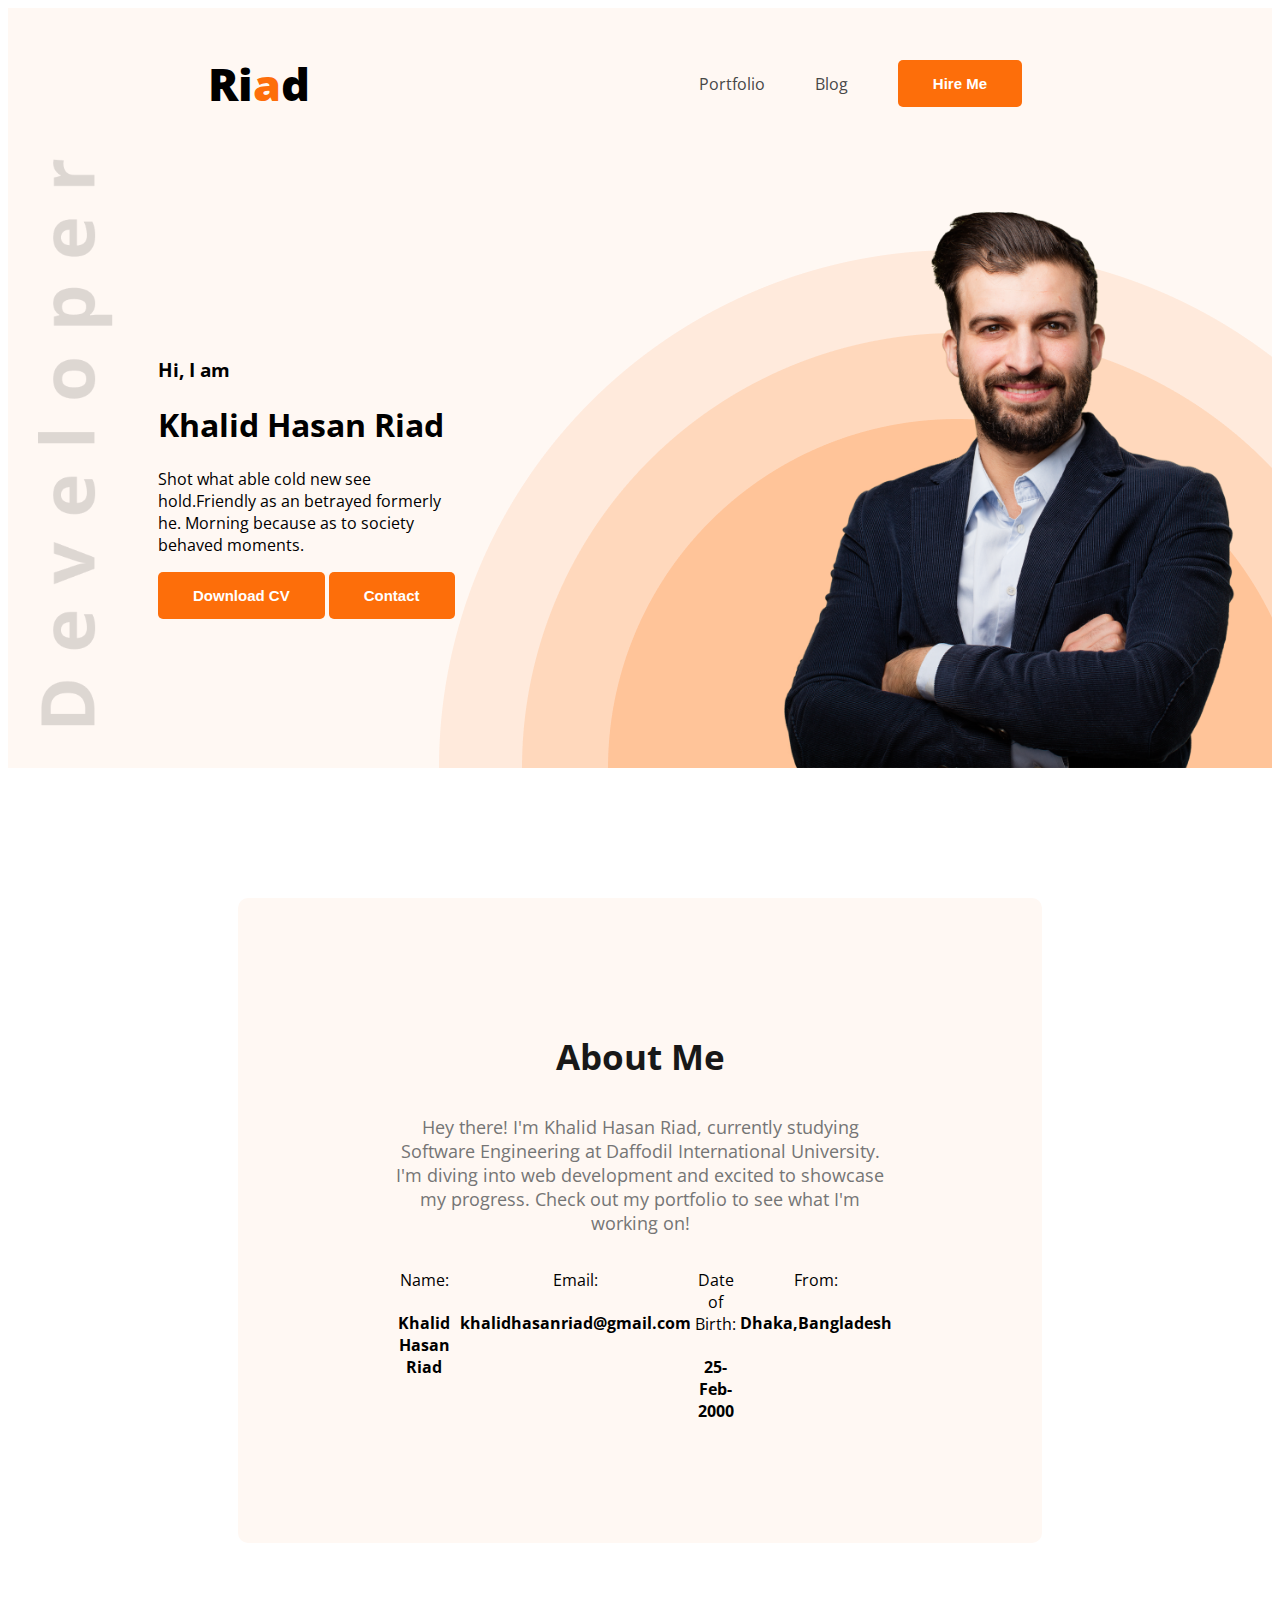
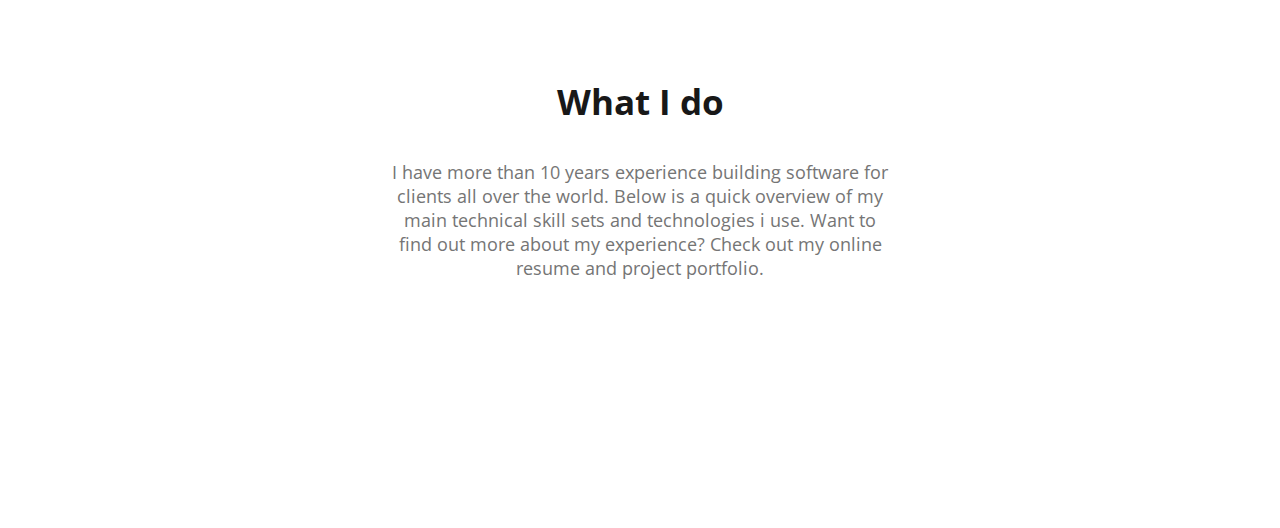
<file: P1- portfolio website/index.html>
<!DOCTYPE html>
<html lang="en">
<head>
    <meta charset="UTF-8">
    <meta name="viewport" content="width=device-width, initial-scale=1.0">
    <title>Portfolio Website</title>

    <link rel="preconnect" href="https://fonts.googleapis.com">
<link rel="preconnect" href="https://fonts.gstatic.com" crossorigin>
<link href="https://fonts.googleapis.com/css2?family=Open+Sans:ital,wght@0,300..800;1,300..800&display=swap" rel="stylesheet">


    <link rel="stylesheet" href="styles/portfolio.css">
</head>
<body>

    <header class="header">

        <nav>

            <h3 class="nav-title">Ri<span class="primary-text">a</span>d</h3>
            <ul>
                <li> <a href="">Portfolio</a></li>
                <li><a href="">Blog</a></li>
                <li> <button class="primary-btn">Hire Me</button></li>
            </ul>

        </nav>

        <div class="banner">
            <div class="banner-content">
                <h3 class="banner-greeting">Hi, I  am</h3>
                <h1 class="banner-title">Khalid Hasan Riad</h1>
                <p>Shot what able cold new see hold.Friendly as an betrayed formerly he. Morning because as to society behaved moments.</p>
                <button class="primary-btn">Download CV</button>
                <button class="primary-btn">Contact</button>
            </div>
            <img class="profile-picture" src="images/hardy.png" alt="profile picture">

            
        </div>

        
    </header>

    <main>

        <section class="about">
            <h3 class="section-title">About Me</h3>
            <p class="section-description">Hey there! I'm Khalid Hasan Riad, currently studying Software Engineering at Daffodil International University. I'm diving into web development and excited to showcase my progress. Check out my portfolio to see what I'm working on!

            </p>

            <div class="about-info-container">
               <div class="about-info">
                <p class="info-title">Name:</p>
                <h4 class="info-data">Khalid Hasan Riad</h4>
               </div>
               <div class="about-info">
                <p class="info-title">Email:</p>
                <h4 class="info-data">khalidhasanriad@gmail.com</h4>
               </div>
               <div class="about-info">
                <p class="info-title">Date of Birth:</p>
                <h4 class="info-data"> 25-Feb-2000</h4>
               </div>
               <div class="about-info">
                <p class="info-title">From:</p>
                <h4 class="info-data">Dhaka,Bangladesh</h4>
               </div>
                </div>
            </div>
        </section>


        <section class="what-i-do">

            <h3 class="section-title">What I do</h3>
            <p class="section-description">
                I have more than 10 years experience building software for clients all over the world. Below is a quick overview of my main technical skill sets and technologies i use. Want to find out more about my experience? Check out my online resume and project portfolio.
            </p>

        </section>

    </main>

    <footer>

    </footer>
    
</body>
</html>
</file>
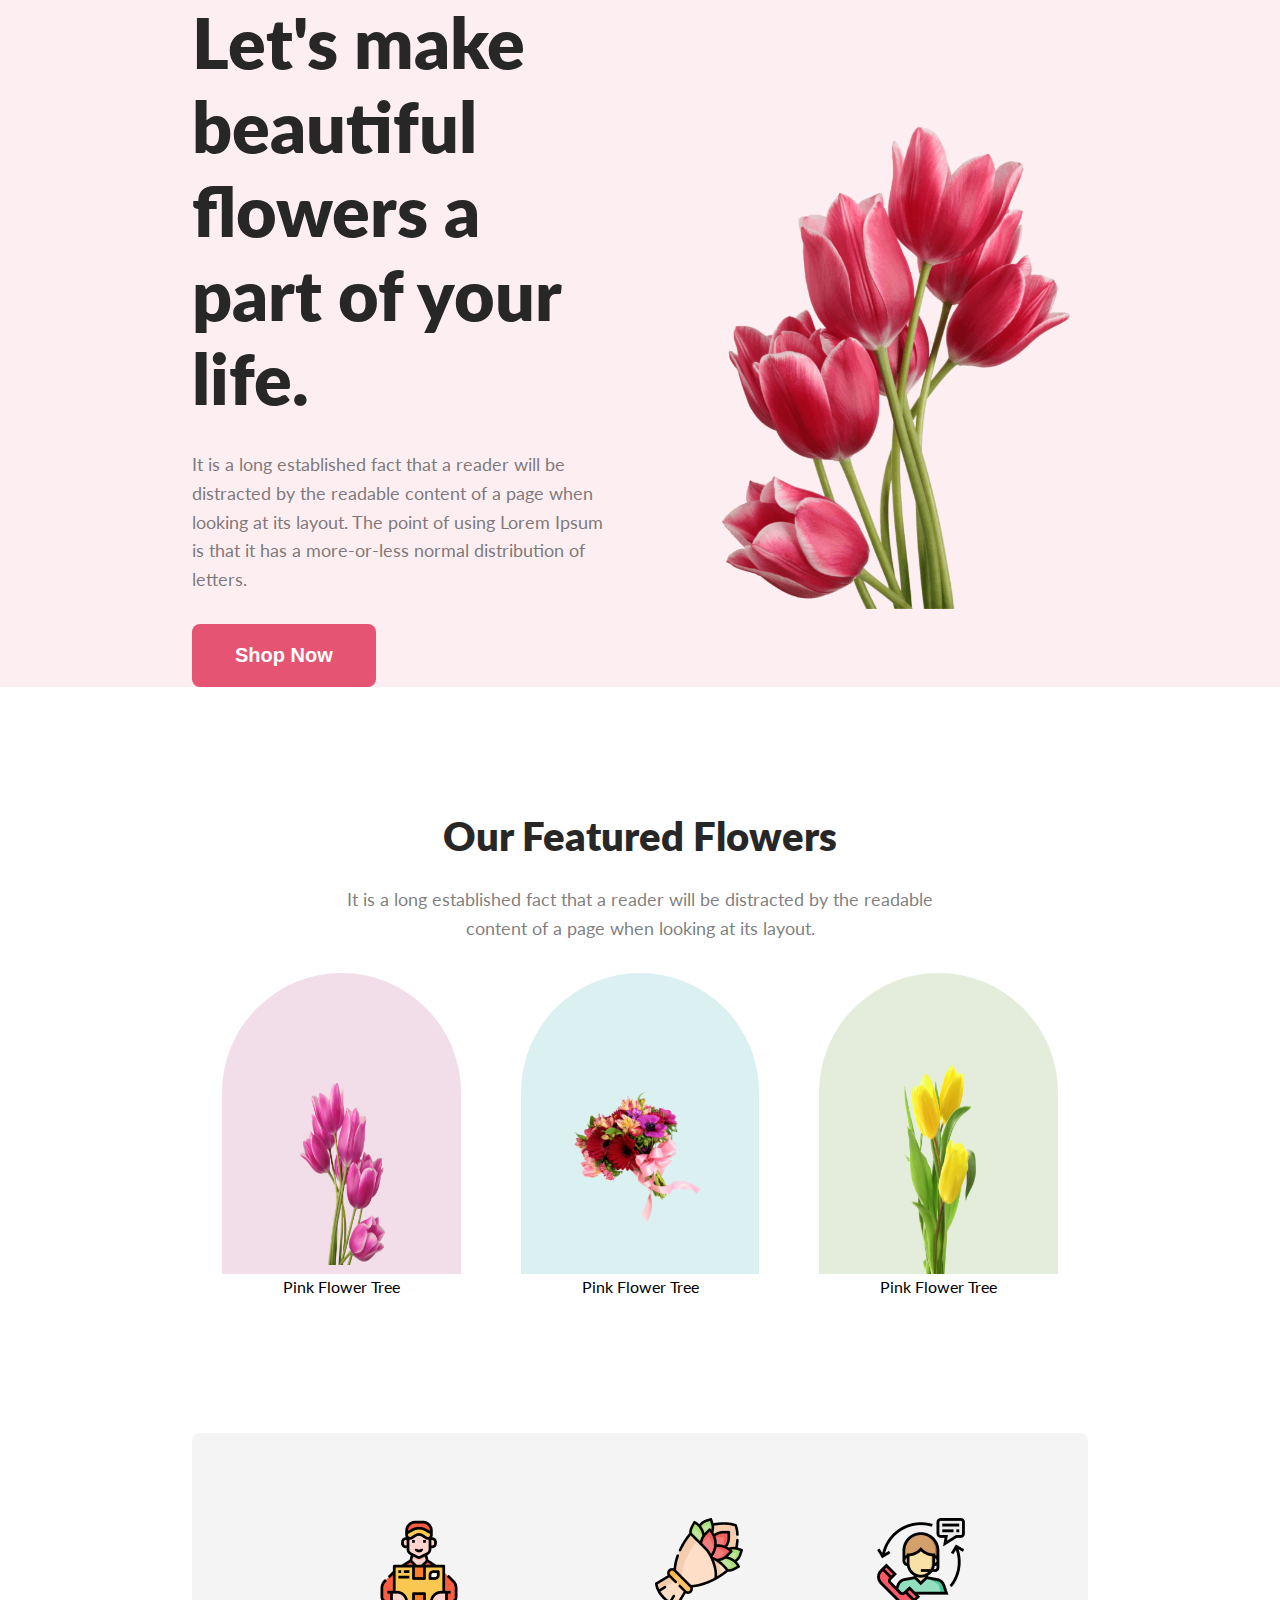
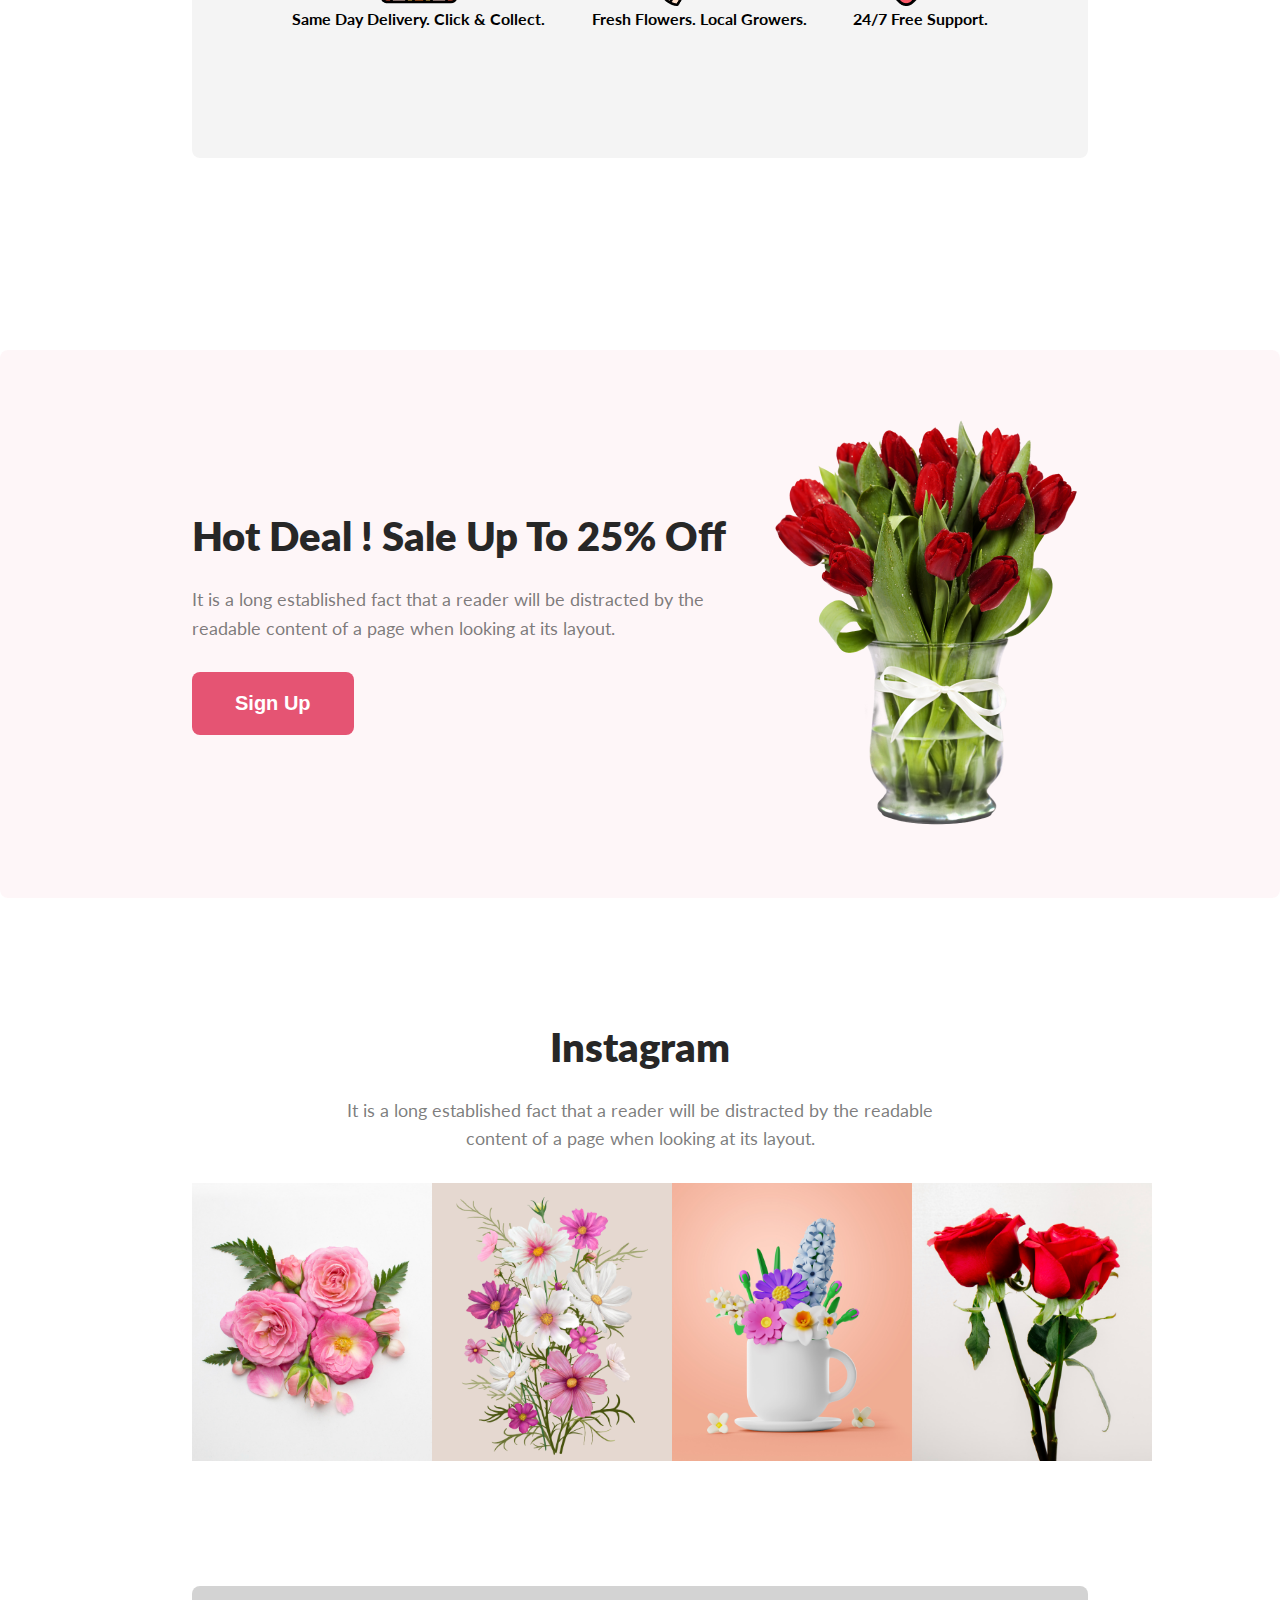
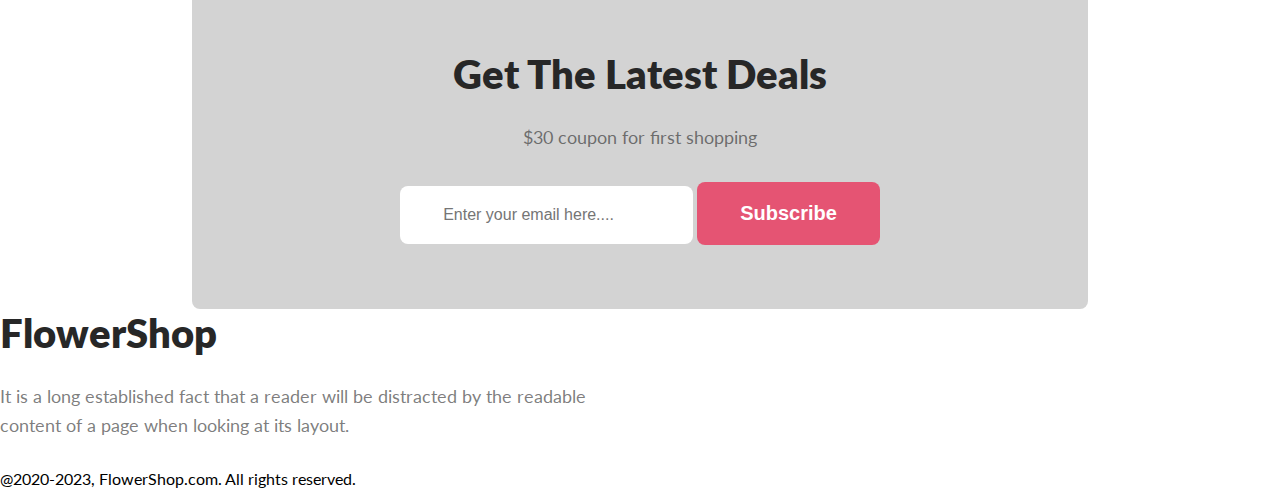
<file: P2-Flower Shop/index.html>
<!DOCTYPE html>
<html lang="en">

<head>
    <meta charset="UTF-8">
    <meta name="viewport" content="width=device-width, initial-scale=1.0">
    <link rel="stylesheet" href="style.css">
    <link rel="preconnect" href="https://fonts.googleapis.com">
    <link rel="preconnect" href="https://fonts.gstatic.com" crossorigin>
    <link
        href="https://fonts.googleapis.com/css2?family=Lato:ital,wght@0,100;0,300;0,400;0,700;0,900;1,100;1,300;1,400;1,700;1,900&family=Work+Sans:ital,wght@0,100..900;1,100..900&display=swap"
        rel="stylesheet">



    <title>Flower Shop</title>
</head>

<body>


    <main>

        <section class="header-section">
            <div class="header-content">

                <h2 class="header-title">Let's make beautiful flowers a part of your life.</h2>
                <p class="description">It is a long established fact that a reader will be distracted by the
                    readable content of a page when looking at its layout. The point of using Lorem Ipsum is that it has
                    a more-or-less normal distribution of letters.</p>
                <button class="btn-group">Shop Now</button>

            </div>
            <div class="header-img-section">
                <img class="header-img" src="../P2-Resources/Flower Asset/pngwing 10.png" alt="header-image">
            </div>
        </section>

        <section class="featured-section">
            <div class="featured-content">
                <h3 class="cmn-title">Our Featured Flowers</h3>
                <p class="description">It is a long established fact that a reader will be distracted by the readable
                    <br> content of a page when looking at its layout.
                </p>
            </div>
            <div class="img-container">
                <figure class="featured-img">
                    <img class="flower-tree" id="img-1" src="../P2-Resources/Flower Asset/pngwing 6.png" alt="">
                    <figcaption>Pink Flower Tree</figcaption>
                </figure>
                <figure class="featured-img">
                    <img class="flower-tree" id="img-2" src="../P2-Resources/Flower Asset/pngwing 5.png" alt="">
                    <figcaption>Pink Flower Tree</figcaption>
                </figure>
                <figure class="featured-img">
                    <img class="flower-tree" id="img-3" src="../P2-Resources/Flower Asset/pngwing 7.png" alt="">
                    <figcaption>Pink Flower Tree</figcaption>
                </figure>
            </div>
        </section>


        <section class="service-section">
            <div class="services">
                <img src="../P2-Resources/Flower Asset/Group 57.png" alt="">
                <h4>Same Day Delivery. Click & Collect.</h4>
            </div>
            <div class="services">
                <img src="../P2-Resources/Flower Asset/Group 58.png" alt="">
                <h4>Fresh Flowers. Local Growers.</h4>
            </div>
            <div class="services">
                <img src="../P2-Resources/Flower Asset/Group 59.png" alt="">
                <h4>24/7 Free Support.</h4>
            </div>
        </section>

        <section class="hot-deals-section">
            <div class="hot-deals-content">
                <h3 class="cmn-title">Hot Deal ! Sale Up To 25% <span class="color-span">Off</span></h3>
                <h4 class="description">It is a long established fact that a reader will be distracted by the readable
                    content of a page when looking at its layout.</h4>
                <button class="btn-group">Sign Up</button>
            </div>
            <img src="../P2-Resources/Flower Asset/pngwing 8.png" alt="" class="hot-deals-img">
        </section>

        <section class="instagram-section">
            <div class="cmn-title">Instagram</div>
            <div class="description">It is a long established fact that a reader will be distracted by the readable <br>
                content of a page when looking at its layout.</div>
            <div class="img-container">
                <img src="../P2-Resources/Flower Asset/Flower 01.png" alt="">
                <img src="../P2-Resources/Flower Asset/Rectangle 4.png" alt="">
                <img src="../P2-Resources/Flower Asset/Rectangle 5.png" alt="">
                <img src="../P2-Resources/Flower Asset/Rectangle 6.png" alt="">
            </div>
        </section>

        <section class="subscription-section">
            <div class="cmn-title">
                Get The Latest Deals
            </div>
            <div class="description">
                $30 coupon for first shopping
            </div>
            <form action="" class="sub-form">
                <input type="email" name="email" id="email" placeholder="Enter your email here....">
                <input class="btn-group" type="button" value="Subscribe">

            </form>
        </section>

    </main>

    <footer>

        <div class="cmn-title footer-title">
            <span class="color-span">Flower</span>Shop
        </div>

        <div class="description footer-description">

            It is a long established fact that a reader will be distracted by the readable <br> content of a page when looking at its layout.

        </div>

        <div class="copyright">

            @2020-2023, FlowerShop.com. All rights reserved. 

        </div>

    </footer>

</body>

</html>
</file>
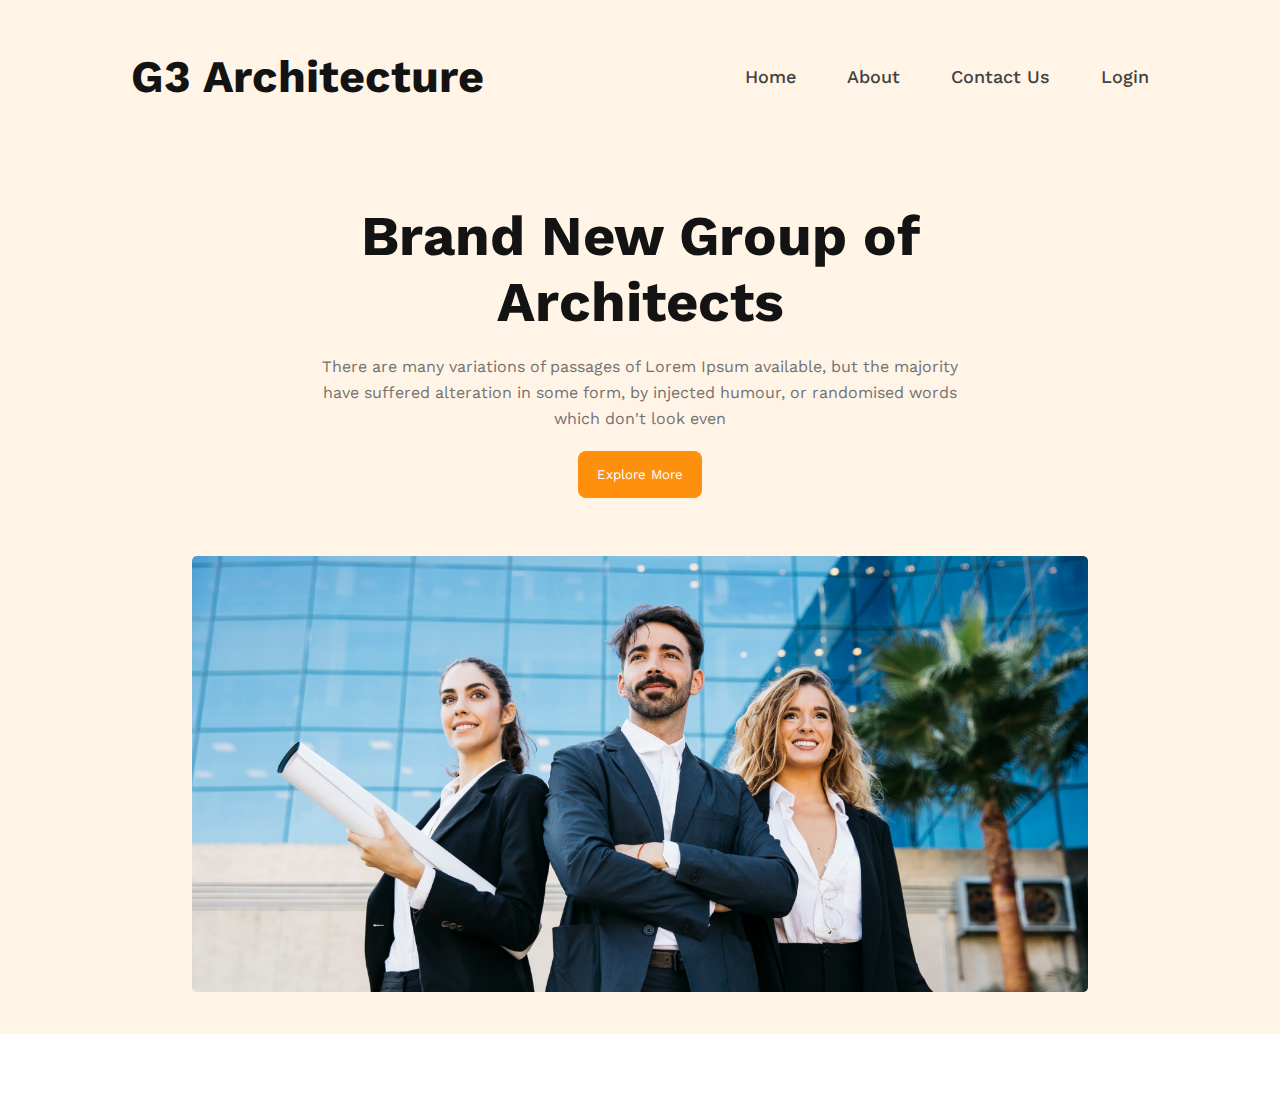
<file: P3- G3 architecture/index.html>
<!DOCTYPE html>
<html lang="en">

<head>
    <meta charset="UTF-8">
    <meta name="viewport" content="width=device-width, initial-scale=1.0">
    <title>G3 Architecture</title>

    <link rel="stylesheet" href="style.css">
</head>

<body>

    <header>
        <nav>
            <h3 class="cmn-title">G3 Architecture</h3>
            <ul>
                <li><a href="">Home</a></li>
                <li><a href="">About</a></li>
                <li><a href="">Contact Us</a></li>
                <li><a href="">Login</a></li>
            </ul>
        </nav>

        <div class="banner">
            <div class="banner-content">
                <h1 class="banner-title">Brand New
                    Group of Architects
                </h1>
                <p class="cmn-description">
                    There are many variations of passages of Lorem Ipsum available, but the majority have suffered
                    alteration in some form, by injected humour, or randomised words which don't look even

                </p>
                <button class="cmn-btn">Explore More</button>
            </div>

            <div>
                <img src="images/banner.png" alt="">
            </div>
    
            
        </div>
       
    </header>

    <body>

    </body>

    <footer>

    </footer>

</body>

</html>
</file>
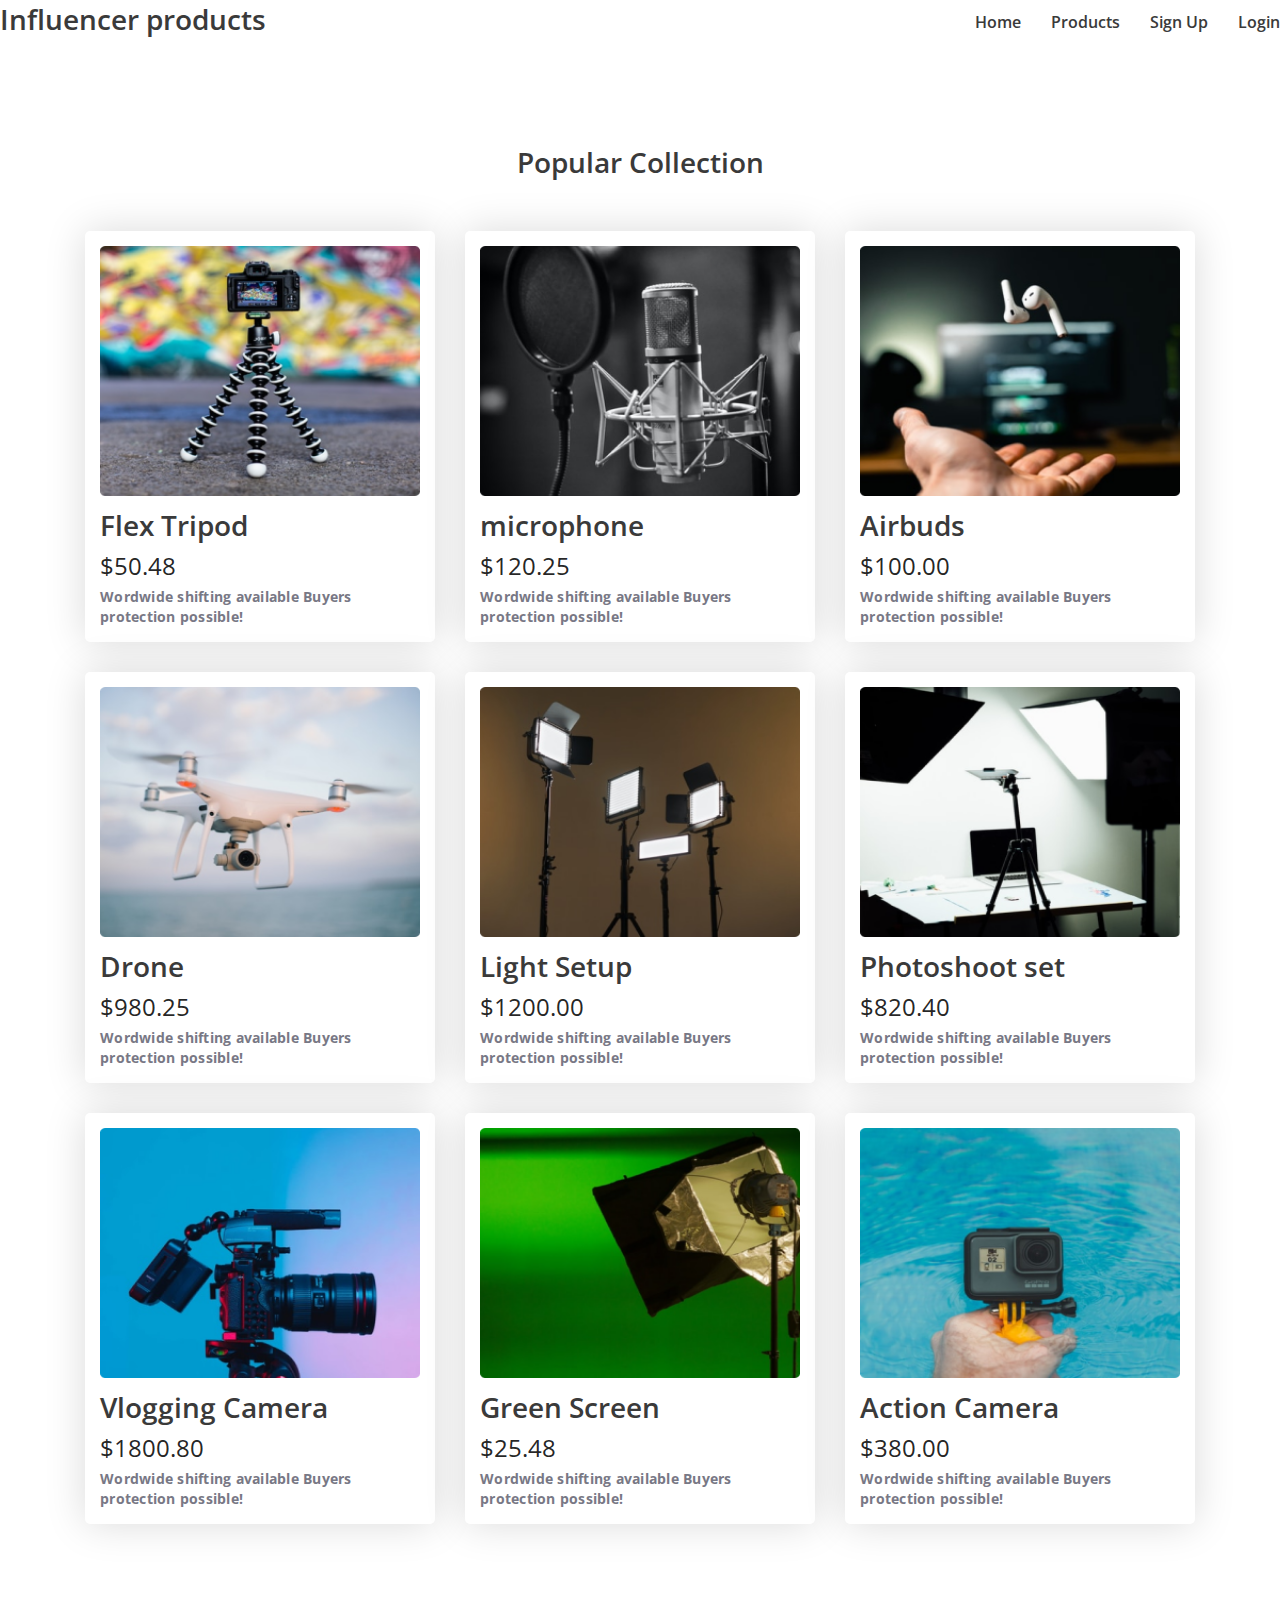
<file: P4- Influncers Gears/index.html>
<!DOCTYPE html>
<html lang="en">

<head>
    <meta charset="UTF-8">
    <meta name="viewport" content="width=device-width, initial-scale=1.0">
    <title>Influencers Gear</title>

    <link rel="stylesheet" href="style.css">
</head>

<body>

    <header>
        <nav>
            <h3 class="title">Influencer products</h3>
            <ul>
                <li><a href="">Home</a></li>
                <li><a href="">Products</a></li>
                <li><a href="">Sign Up</a></li>
                <li><a href="">Login</a></li>
            </ul>
        </nav>

    </header>

    <main>

        <section class="popular-collection">
            <h3 class=" section-title title">Popular Collection</h3>

            <div class="product-container">

                <div class="product">
                    <img src="P4- Resources/images/tripod.png" alt="" class="p-img">
                    <h3 class="title">Flex Tripod</h3>
                    <h3 class="p-price">$50.48</h3>
                    <p class="p-description">Wordwide shifting available
                        Buyers protection possible!</p>
                </div>

                <div class="product">
                    <img src="P4- Resources/images/mic.png" alt="" class="p-img">
                    <h3 class="title">microphone</h3>
                    <h3 class="p-price">$120.25</h3>
                    <p class="p-description">Wordwide shifting available
                        Buyers protection possible!</p>
                </div>

                <div class="product">
                    <img src="P4- Resources/images/airpod.png" alt="" class="p-img">
                    <h3 class="title">Airbuds</h3>
                    <h3 class="p-price">$100.00</h3>
                    <p class="p-description">Wordwide shifting available
                        Buyers protection possible!</p>
                </div>

                <div class="product">
                    <img src="P4- Resources/images/drone.png" alt="" class="p-img">
                    <h3 class="title">Drone</h3>
                    <h3 class="p-price">$980.25</h3>
                    <p class="p-description">Wordwide shifting available
                        Buyers protection possible!</p>
                </div>
                <div class="product">
                    <img src="P4- Resources/images/lights.png" alt="" class="p-img">
                    <h3 class="title">Light Setup</h3>
                    <h3 class="p-price">$1200.00</h3>
                    <p class="p-description">Wordwide shifting available
                        Buyers protection possible!</p>
                </div>
                <div class="product">
                    <img src="P4- Resources/images/setup.png" alt="" class="p-img">
                    <h3 class="title">Photoshoot set</h3>
                    <h3 class="p-price">$820.40</h3>
                    <p class="p-description">Wordwide shifting available
                        Buyers protection possible!</p>
                </div>
                <div class="product">
                    <img src="P4- Resources/images/camera.png" alt="" class="p-img">
                    <h3 class="title">Vlogging Camera</h3>
                    <h3 class="p-price">$1800.80</h3>
                    <p class="p-description">Wordwide shifting available
                        Buyers protection possible!</p>
                </div>
                <div class="product">
                    <img src="P4- Resources/images/single-light.png" alt="" class="p-img">
                    <h3 class="title">Green Screen</h3>
                    <h3 class="p-price">$25.48</h3>
                    <p class="p-description">Wordwide shifting available
                        Buyers protection possible!</p>
                </div>
                <div class="product">
                    <img src="P4- Resources/images/action.png" alt="" class="p-img">
                    <h3 class="title">Action Camera</h3>
                    <h3 class="p-price">$380.00</h3>
                    <p class="p-description">Wordwide shifting available
                        Buyers protection possible!</p>
                </div>
            </div>
        </section>

    </main>

    <footer>

    </footer>

</body>

</html>
</file>
<file: P1- portfolio website/styles/portfolio.css>
body {
  font-family: "Open Sans", sans-serif;
  font-optical-sizing: auto;
  font-weight: normal;
  /* Use normal or a numeric value (e.g., 400) */
  font-style: normal;
  font-variation-settings:
    "wdth" 100;
}

.primary-text {
  color: #FD6E0A;
}

.primary-btn {
  background: #FD6E0A;
  border-radius: 5px;
  border: 0;

  color: white;
  font-size: 15px;
  font-weight: 700;
  padding: 15px 35px;
}


.nav-title {
  color: black;
  font-size: 45px;
  font-weight: 800;
}


nav {
  display: flex;

  align-items: center;
  justify-content: space-between;
  margin: 0 200px;
}

nav ul {
  display: flex;
  align-items: center;
}

nav li {
  list-style: none;
  margin-right: 50px;


}

nav a {
  text-decoration: none;
  color: #474747;
}

/* header related styles */

.header {
  background-color: #FFF8F3;

  background-image: url(../images/header_bg.png);
  background-repeat: no-repeat;
  background-position: bottom right;

}

.banner {
  padding: 30px 30px 0px 150px;

  display: flex;
  align-items: center;
  justify-content: space-between;

  background-image: url(../images/developer.png);
  background-repeat: no-repeat;
  background-size: 75px;
  background-position-x: 30px;
}

.banner .profile-picture {
  width: 500px;
}

.banner-content {
  max-width: 300px;
}


/* Main section */

main{
  margin: 130px 230px;

}

.about {
  
  padding: 100px 150px;
  border-radius: 10px;

  background-color: #FFF8F3;

}

.section-title{
  text-align: center;
  color: #181818;
  font-size: 35px;
  font-weight: 700;
}

.section-description{
  text-align: center;
  color: #757575;
  font-size: 18px;
}

.about-info-container{
  display: flex;
  justify-content: space-around;
  text-align: center;
}

.what-i-do{
  padding: 100px 150px;

}
</file>
<file: P2-Flower Shop/style.css>
* {
    margin: 0px;
    padding: 0px;
    box-sizing: border-box;
}

body {
    font-family: "Lato", sans-serif;
}




/* Common Style Start */

section {
    margin-bottom: 125px;
}

.btn-group {
    padding: 20px 43px;
    border-radius: 8px;
    border: none;
    background: #E55473;

    color: #FFF;
    font-size: 20px;
    font-weight: 700;
}

.cmn-title {

    color: #272727;
    font-size: 40px;
    font-weight: 800;
    margin-bottom: 25px;

}

.description {
    color: rgba(39, 39, 39, 0.60);
    font-size: 18px;
    font-style: normal;
    font-weight: 400;
    line-height: 160%;
    /* 166.667% */
    margin-bottom: 30px;
}


/* Common style end */




/* Header Section Start */

.header-section {

    padding: 0px 15%;
    background-color: rgba(229, 84, 115, 0.10);
    display: flex;
    gap: 100px;
    align-items: center;
}

.header-content {

    width: 100%;

}

.header-title {

    color: #272727;
    font-size: 70px;
    font-weight: 800;
    line-height: normal;
    margin-bottom: 30px;

}


.header-img {
    margin-top: 50px;
    height: auto;
    width: 30vw;

}

/* Header Section End */


/* Featured Flower Section Start */

.featured-section {

    padding: 0 15%;
    text-align: center;
}


/* .featured-section .description {

    color: rgba(39, 39, 39, 0.60);
    font-size: 18px;
    font-weight: 400;
    line-height: 30px;
    margin-bottom: 50px;
} */

.img-container {

    display: flex;
    justify-content: space-around;
}

.flower-tree {

    border-radius: 300px 300px 0px 0px;

    width: 80%;
    height: 90%;

}


#img-1 {

    background: rgba(167, 33, 98, 0.15);
    padding: 110px 76px 9px 78px;
}

#img-2 {

    background: rgba(5, 151, 160, 0.15);
    padding: 117px 47px 51px;


}

#img-3 {

    background: rgba(71, 125, 17, 0.15);
    padding: 67px 75px 0px;
}



/* Featured Flower Section End */


/* Service Section Start */

.service-section {
    margin: 0 15% 15%;

    padding: 85px 100px 130px;

    border-radius: 8px;
    background: rgba(39, 39, 39, 0.05);
    text-align: center;
    display: flex;
    justify-content: space-between;

}



.service-section .img {
    margin-bottom: 50px;
}

.service-section .h4 {

    color: rgba(39, 39, 39, 0.80);
    font-size: 24px;
    font-weight: 600;
    line-height: 35px;
    /* 145.833% */
}


/* Service Section End */

/* Hot Deals Section Start */

.hot-deals-section {

    border-radius: 8px;
    background: rgba(229, 84, 115, 0.05);

    padding:  5% 15%;
    display: flex;


}

.hot-deals-content{
    margin: auto 0px;
}

/* Hot Deals Section End */



/* Instagram Section Start */
 .instagram-section{
    padding: 0 15%;
    text-align: center;
 }

 .instagram-section .img-container > img{

    width: 240px;
    height: auto;

 }
/* Instagram Section End */

/* Subscription Section Start */
.subscription-section{
    margin: 0 15%;

    padding: 5% 0;

    border-radius: 8px;
background: url(https://img.freepik.com/premium-photo/top-view-flowers-leaves_23-2148202220.jpg?w=900) lightgray 0px -203.444px / 100% 213.755% no-repeat;

    text-align: center;
}

#email{

    padding: 20px 43px;
    border-radius: 8px;
    border: none;
    font-size: 16px;
    font-weight: 400;

}

/* Subscription Section End */
</file>
<file: P3- G3 architecture/style.css>
@import url('https://fonts.googleapis.com/css2?family=Work+Sans:ital,wght@0,100..900;1,100..900&display=swap');


* {
    margin: 0px;
    padding: 0px;
    box-sizing: border-box;


    font-family: "Work Sans", sans-serif;
    font-optical-sizing: auto;
    font-style: normal;
    line-height: normal;
}


/* common style  start */

.cmn-title {

    color: var(--Dark-01, #131313);
    font-size: 45px;
    font-style: normal;
    font-weight: 700;
    line-height: normal;


}

.cmn-description {
    color: var(--Dark-03, #727272);
    font-size: 16px;
    font-weight: 400;
    line-height: 26px;
    margin-bottom: 3%;
}

.cmn-btn {
    padding: 2.5% 3%;
    border-radius: 8px;
    background: #FF900E;
    border: none;
    color: #FFF;
    margin-bottom: 3%;
}




/* Common Style end */

header {
    background: rgba(255, 144, 14, 0.10);

    margin-bottom: 5%;

}

nav {
    padding-top: 50px;
    display: flex;
    justify-content: space-around;
    align-items: center;
    margin-bottom: 100px;
}


nav ul {
    display: flex;
    gap: 3.2rem;
    list-style-type: none;

}


nav a {

    text-decoration: none;
    color: #424242;
    font-size: 18px;
    font-weight: 500;

}

.banner-content {
    max-width: 50%;
    text-align: center;
    margin: 0px auto;
}

.banner-title {
    color: var(--Dark-01, #131313);
    font-size: 3.5rem;
    font-weight: 700;

    margin-bottom: 3%;

}

.banner img{

    width: 100%;
    padding: 3% 15% ;
    

}



/* Small Devices */

@media screen and (max-width:576px){

    nav{

        flex-direction: column;
        
    }

    nav ul{
        margin-top: 3%;
    }
    
}


/* Medium Devices */

@media screen and (min-width:576.01px)and (max-width:952px){
    
    nav{

        flex-direction: column;
        
    }

    nav ul{
        margin-top: 3%;
    }
    
}
</file>
<file: P4- Influncers Gears/style.css>
@import url('https://fonts.googleapis.com/css2?family=Open+Sans:ital,wght@0,300..800;1,300..800&display=swap');

* {
    margin: 0px;
    padding: 0px;
    box-sizing: border-box;

    font-family: "Open Sans", sans-serif;
    font-weight: normal;
    font-style: normal;

}


/* header and banner section */

nav {
    display: flex;
    justify-content: space-between;
    align-items: center;
}

nav ul {
    display: flex;
    gap: 30px;
}

nav li {

    list-style: none;
}

nav a {
    text-decoration: none;
    color: #3A3A3A;
    font-size: 16px;
    font-weight: 600;
}




/* Popular Section */

.popular-collection {

    margin: 100px 0px;

}

.section-title {

    text-align: center;
}


.product-container {

    margin: 50px auto;
    display: grid;

    grid-template-columns: repeat(3, 350px);
    grid-template-rows: repeat(3, auto);
    grid-gap: 30px;
    justify-content: center;
}

.product {

    padding: 15px;
    border-radius: 5px;
    background: #FFF;
    box-shadow: 0px 0px 40px 0px rgba(0, 0, 0, 0.15);


}

.p-img {
    height: 250px;
    width: 100%;
    margin-bottom: 5px;
}

.title {

    color: #3A3A3A;
    font-size: 28px;
    font-weight: 600;
    margin-bottom: 5px;
}

.p-price {

    color: var(--Dark-Color, rgba(0, 0, 0, 0.87));
    font-size: 24px;
    font-weight: 400;
    margin-bottom: 5px;

}

.p-description {
    color: var(--Gray-50, #787885);
    font-size: 14px;
    font-weight: 700;
    line-height: 143%;
    /* 20.02px */
    letter-spacing: 0.252px;
}




/* For small devices*/

@media screen and (max-width:576px) {

    .product-container {

        margin: auto 10px;
        grid-template-columns: auto;
    }

}
</file>
